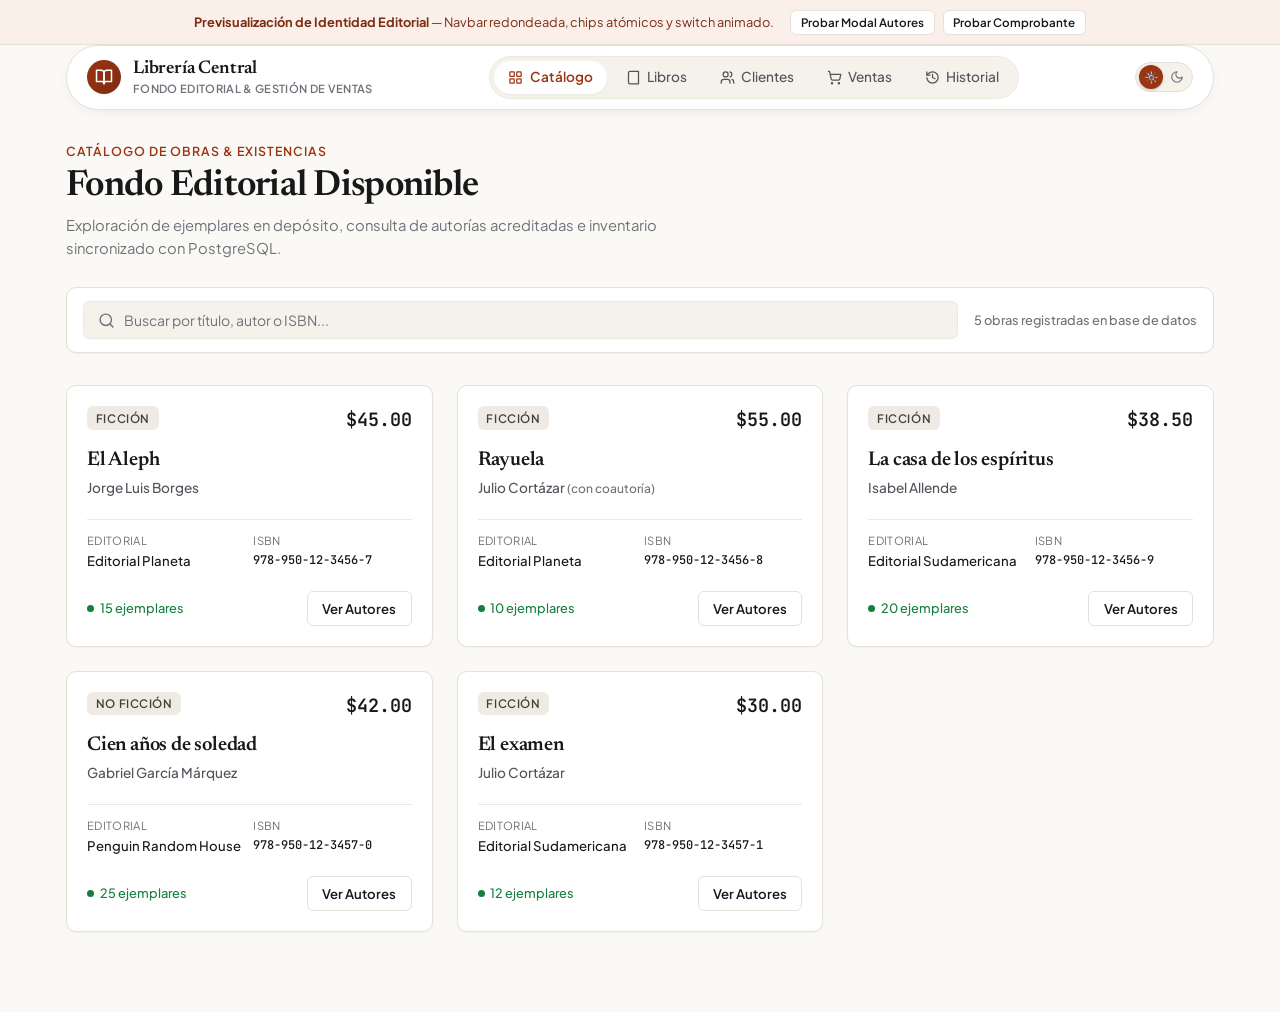
<file: design-system/components.html>
<!DOCTYPE html>
<html lang="es" data-theme="light">
<head>
  <meta charset="UTF-8">
  <meta name="viewport" content="width=device-width, initial-scale=1.0">
  <title>Mockup — Librería Central (Rediseño Editorial)</title>
  <link rel="preconnect" href="https://fonts.googleapis.com">
  <link rel="preconnect" href="https://fonts.gstatic.com" crossorigin>
  <link href="https://fonts.googleapis.com/css2?family=Newsreader:ital,opsz,wght@0,6..72,400..600;1,6..72,400&family=Plus+Jakarta+Sans:wght@400;500;600;700&family=JetBrains+Mono:wght@400;500&display=swap" rel="stylesheet">
  <link rel="stylesheet" href="tokens.css">
  <style>
    *, *::before, *::after {
      box-sizing: border-box;
      margin: 0;
      padding: 0;
    }

    html, body {
      max-width: 100%;
      overflow-x: hidden;
    }

    body {
      font-family: var(--font-sans);
      background-color: var(--color-canvas);
      color: var(--color-text-primary);
      line-height: 1.5;
      min-height: 100vh;
      display: flex;
      flex-direction: column;
      transition: background-color var(--duration-normal) ease, color var(--duration-normal) ease;
      -webkit-font-smoothing: antialiased;
      padding-bottom: 5.5rem; /* Espacio para navbar flotante móvil */
    }

    @media (min-width: 768px) {
      body {
        padding-bottom: 2rem;
      }
    }

    /* ------------------------------------------------------------------------
       Banner de Notificación del Mockup
       ------------------------------------------------------------------------ */
    .mockup-banner {
      background-color: var(--color-accent-surface);
      border-bottom: 1px solid var(--color-border);
      padding: 0.6rem 1rem;
      text-align: center;
      font-size: 0.8rem;
      color: var(--color-accent-text);
      display: flex;
      align-items: center;
      justify-content: center;
      gap: 1rem;
      flex-wrap: wrap;
    }

    .mockup-banner strong {
      font-weight: 700;
    }

    .mockup-demo-actions {
      display: inline-flex;
      gap: 0.5rem;
    }

    /* ------------------------------------------------------------------------
       Header Flotante Redondeado (Estilo Moderno Isleño)
       ------------------------------------------------------------------------ */
    .header-wrapper {
      position: sticky;
      top: 0.75rem;
      z-index: 40;
      padding: 0 1rem;
      width: 100%;
      max-width: 1180px;
      margin: 0 auto;
    }

    .app-header {
      background-color: var(--color-surface);
      border: 1px solid var(--color-border);
      border-radius: var(--radius-full);
      padding: 0.6rem 1.25rem;
      box-shadow: var(--shadow-md);
      backdrop-filter: blur(14px);
      -webkit-backdrop-filter: blur(14px);
      display: flex;
      align-items: center;
      justify-content: space-between;
      gap: 1rem;
      transition: background-color var(--duration-normal) ease, border-color var(--duration-normal) ease;
    }

    .brand-block {
      display: flex;
      align-items: center;
      gap: 0.75rem;
      text-decoration: none;
      color: inherit;
      flex-shrink: 0;
    }

    .brand-mark {
      width: 34px;
      height: 34px;
      border-radius: 50%;
      background: linear-gradient(135deg, var(--color-accent), #7C2D12);
      color: #FFFFFF;
      display: flex;
      align-items: center;
      justify-content: center;
      box-shadow: var(--shadow-sm);
      flex-shrink: 0;
    }

    [data-theme="dark"] .brand-mark {
      background: linear-gradient(135deg, var(--color-accent), #B45309);
      color: #0C0E12;
    }

    .brand-mark svg {
      width: 18px;
      height: 18px;
    }

    .brand-meta h1 {
      font-family: var(--font-serif);
      font-size: 1.15rem;
      font-weight: 600;
      letter-spacing: -0.01em;
      line-height: 1.15;
    }

    .brand-meta p {
      font-size: 0.7rem;
      color: var(--color-text-muted);
      letter-spacing: 0.03em;
      text-transform: uppercase;
      font-weight: 600;
    }

    /* Navegación Desktop */
    .desktop-nav {
      display: none;
    }

    @media (min-width: 860px) {
      .desktop-nav {
        display: flex;
        align-items: center;
        gap: 0.25rem;
        list-style: none;
        background-color: var(--color-surface-subtle);
        padding: 0.25rem;
        border-radius: var(--radius-full);
        border: 1px solid var(--color-border-subtle);
      }

      .desktop-nav .nav-link {
        padding: 0.4rem 0.9rem;
        border-radius: var(--radius-full);
        color: var(--color-text-secondary);
        text-decoration: none;
        font-size: 0.85rem;
        font-weight: 500;
        display: inline-flex;
        align-items: center;
        gap: 0.4rem;
        transition: all var(--duration-fast) var(--ease-snappy);
      }

      .desktop-nav .nav-link svg {
        width: 15px;
        height: 15px;
      }

      .desktop-nav .nav-link:hover {
        color: var(--color-text-primary);
      }

      .desktop-nav .nav-link.active {
        background-color: var(--color-surface);
        color: var(--color-accent);
        font-weight: 600;
        box-shadow: var(--shadow-sm);
      }
    }

    /* ------------------------------------------------------------------------
       Switch Animado de Modo Oscuro / Claro (Cero Emojis)
       ------------------------------------------------------------------------ */
    .theme-switch-container {
      display: flex;
      align-items: center;
      gap: 0.5rem;
      flex-shrink: 0;
    }

    .theme-switch {
      position: relative;
      width: 58px;
      height: 30px;
      border-radius: var(--radius-full);
      background-color: var(--color-surface-subtle);
      border: 1px solid var(--color-border);
      cursor: pointer;
      outline: none;
      padding: 2px;
      display: flex;
      align-items: center;
      justify-content: space-between;
      transition: background-color var(--duration-normal) ease, border-color var(--duration-normal) ease;
    }

    .theme-switch:focus-visible {
      box-shadow: 0 0 0 2px var(--color-accent);
    }

    .theme-switch-icon {
      width: 14px;
      height: 14px;
      color: var(--color-text-muted);
      display: flex;
      align-items: center;
      justify-content: center;
      z-index: 1;
      transition: color var(--duration-normal) ease;
    }

    .theme-switch-icon.sun {
      margin-left: 6px;
    }

    .theme-switch-icon.moon {
      margin-right: 6px;
    }

    .theme-switch-thumb {
      position: absolute;
      left: 3px;
      width: 24px;
      height: 24px;
      border-radius: 50%;
      background-color: var(--color-accent);
      color: #FFFFFF;
      box-shadow: 0 1px 3px rgba(0, 0, 0, 0.2);
      display: flex;
      align-items: center;
      justify-content: center;
      transition: transform 220ms var(--ease-snappy), background-color var(--duration-normal) ease, width 140ms ease;
    }

    .theme-switch-thumb svg {
      width: 13px;
      height: 13px;
    }

    .theme-switch:active .theme-switch-thumb {
      width: 28px;
    }

    [data-theme="dark"] .theme-switch-thumb {
      transform: translateX(26px);
      color: #0C0E12;
    }

    [data-theme="dark"] .theme-switch:active .theme-switch-thumb {
      transform: translateX(22px);
    }

    /* ------------------------------------------------------------------------
       Navbar Inferior Flotante en Móviles (Dock Redondeado)
       ------------------------------------------------------------------------ */
    .mobile-bottom-nav {
      position: fixed;
      bottom: 1rem;
      left: 50%;
      transform: translateX(-50%);
      width: calc(100% - 1.5rem);
      max-width: 420px;
      background-color: var(--color-surface);
      border: 1px solid var(--color-border);
      border-radius: var(--radius-full);
      padding: 0.4rem 0.6rem;
      box-shadow: var(--shadow-lg);
      backdrop-filter: blur(16px);
      -webkit-backdrop-filter: blur(16px);
      z-index: 50;
      display: flex;
      align-items: center;
      justify-content: space-around;
      list-style: none;
      transition: background-color var(--duration-normal) ease, border-color var(--duration-normal) ease;
    }

    @media (min-width: 860px) {
      .mobile-bottom-nav {
        display: none;
      }
    }

    .mobile-nav-link {
      display: flex;
      flex-direction: column;
      align-items: center;
      gap: 0.15rem;
      padding: 0.4rem 0.65rem;
      border-radius: var(--radius-full);
      color: var(--color-text-secondary);
      text-decoration: none;
      font-size: 0.675rem;
      font-weight: 500;
      transition: all var(--duration-fast) var(--ease-snappy);
    }

    .mobile-nav-link svg {
      width: 18px;
      height: 18px;
    }

    .mobile-nav-link:active {
      transform: scale(0.92);
    }

    .mobile-nav-link.active {
      background-color: var(--color-accent-surface);
      color: var(--color-accent);
      font-weight: 600;
    }

    /* ------------------------------------------------------------------------
       Contenedor Principal
       ------------------------------------------------------------------------ */
    .main-layout {
      max-width: 1180px;
      margin: 0 auto;
      padding: 2rem 1rem 3rem;
      width: 100%;
      flex: 1;
    }

    /* ------------------------------------------------------------------------
       Encabezado de Sección Editorial
       ------------------------------------------------------------------------ */
    .editorial-hero {
      margin-bottom: 1.75rem;
      display: flex;
      flex-direction: column;
      gap: 0.4rem;
    }

    .hero-pretitle {
      font-size: 0.775rem;
      text-transform: uppercase;
      letter-spacing: 0.08em;
      color: var(--color-accent);
      font-weight: 600;
    }

    .hero-title {
      font-family: var(--font-serif);
      font-size: clamp(1.6rem, 4vw, 2.25rem);
      font-weight: 600;
      letter-spacing: -0.02em;
      line-height: 1.15;
    }

    .hero-description {
      color: var(--color-text-muted);
      font-size: 0.925rem;
      max-width: 62ch;
    }

    /* ------------------------------------------------------------------------
       Barra de Búsqueda y Filtros
       ------------------------------------------------------------------------ */
    .search-panel {
      background-color: var(--color-surface);
      border: 1px solid var(--color-border);
      border-radius: var(--radius-md);
      padding: 0.85rem 1rem;
      margin-bottom: 2rem;
      box-shadow: var(--shadow-sm);
      display: flex;
      align-items: center;
      justify-content: space-between;
      gap: 1rem;
      flex-wrap: wrap;
    }

    .search-input-wrap {
      display: flex;
      align-items: center;
      gap: 0.6rem;
      background-color: var(--color-surface-subtle);
      border: 1px solid var(--color-border-subtle);
      border-radius: var(--radius-sm);
      padding: 0.55rem 0.85rem;
      flex: 1;
      min-width: 240px;
      transition: border-color var(--duration-fast) ease, box-shadow var(--duration-fast) ease;
    }

    .search-input-wrap:focus-within {
      border-color: var(--color-accent);
      box-shadow: 0 0 0 3px var(--color-accent-surface);
    }

    .search-input-wrap svg {
      width: 17px;
      height: 17px;
      color: var(--color-text-muted);
      flex-shrink: 0;
    }

    .search-input {
      border: none;
      background: transparent;
      outline: none;
      font-family: var(--font-sans);
      font-size: 0.875rem;
      color: var(--color-text-primary);
      width: 100%;
    }

    .search-input::placeholder {
      color: var(--color-text-muted);
    }

    .results-count {
      font-size: 0.8rem;
      color: var(--color-text-muted);
      white-space: nowrap;
      font-weight: 500;
    }

    /* ------------------------------------------------------------------------
       Cuadrícula del Catálogo (Cards Artesanales)
       ------------------------------------------------------------------------ */
    .catalog-grid {
      display: grid;
      grid-template-columns: repeat(auto-fill, minmax(280px, 1fr));
      gap: 1.25rem;
    }

    @media (min-width: 640px) {
      .catalog-grid {
        grid-template-columns: repeat(auto-fill, minmax(320px, 1fr));
        gap: 1.5rem;
      }
    }

    .book-card {
      background-color: var(--color-surface);
      border: 1px solid var(--color-border);
      border-radius: var(--radius-md);
      padding: 1.25rem;
      box-shadow: var(--shadow-sm);
      display: flex;
      flex-direction: column;
      justify-content: space-between;
      gap: 1.25rem;
      position: relative;
      transition: transform var(--duration-normal) var(--ease-snappy),
                  box-shadow var(--duration-normal) var(--ease-snappy),
                  border-color var(--duration-normal) ease;
    }

    .book-card:hover {
      transform: translateY(-2px);
      box-shadow: var(--shadow-md);
      border-color: var(--color-border);
    }

    .book-header {
      display: flex;
      align-items: flex-start;
      justify-content: space-between;
      gap: 0.75rem;
    }

    .genre-tag {
      font-size: 0.725rem;
      font-weight: 600;
      text-transform: uppercase;
      letter-spacing: 0.05em;
      padding: 0.2rem 0.55rem;
      border-radius: var(--radius-sm);
      background-color: var(--color-badge-bg);
      color: var(--color-badge-text);
    }

    .price-tag {
      font-family: var(--font-mono);
      font-size: 1.15rem;
      font-weight: 600;
      color: var(--color-text-primary);
    }

    .book-main {
      display: flex;
      flex-direction: column;
      gap: 0.35rem;
    }

    .book-title {
      font-family: var(--font-serif);
      font-size: 1.25rem;
      font-weight: 600;
      line-height: 1.25;
      color: var(--color-text-primary);
      letter-spacing: -0.01em;
    }

    .book-author-lead {
      font-size: 0.85rem;
      color: var(--color-text-secondary);
      font-weight: 500;
    }

    .book-meta-grid {
      display: grid;
      grid-template-columns: 1fr 1fr;
      gap: 0.5rem;
      padding-top: 0.75rem;
      border-top: 1px solid var(--color-border-subtle);
      font-size: 0.8rem;
    }

    .meta-item {
      display: flex;
      flex-direction: column;
      gap: 0.15rem;
    }

    .meta-label {
      color: var(--color-text-muted);
      font-size: 0.7rem;
      text-transform: uppercase;
      letter-spacing: 0.03em;
    }

    .meta-value {
      font-weight: 500;
      color: var(--color-text-primary);
      font-size: 0.825rem;
    }

    .meta-isbn {
      font-family: var(--font-mono);
      font-size: 0.75rem;
    }

    .stock-pill {
      display: inline-flex;
      align-items: center;
      gap: 0.35rem;
      font-size: 0.8rem;
      font-weight: 500;
      color: var(--color-success);
    }

    .stock-dot {
      width: 7px;
      height: 7px;
      border-radius: 50%;
      background-color: currentColor;
    }

    .book-footer {
      display: flex;
      align-items: center;
      justify-content: space-between;
      gap: 0.75rem;
      margin-top: auto;
    }

    /* ------------------------------------------------------------------------
       Botones Táctiles
       ------------------------------------------------------------------------ */
    .btn {
      font-family: var(--font-sans);
      font-size: 0.825rem;
      font-weight: 600;
      padding: 0.5rem 0.9rem;
      border-radius: var(--radius-sm);
      border: 1px solid transparent;
      cursor: pointer;
      display: inline-flex;
      align-items: center;
      justify-content: center;
      gap: 0.4rem;
      transition: transform var(--duration-fast) var(--ease-snappy),
                  background-color var(--duration-fast) ease,
                  box-shadow var(--duration-fast) ease;
      text-decoration: none;
      outline: none;
    }

    .btn:active {
      transform: scale(0.97);
    }

    .btn-primary {
      background-color: var(--color-accent);
      color: #FFFFFF;
      box-shadow: 0 1px 2px rgba(0, 0, 0, 0.08);
    }

    [data-theme="dark"] .btn-primary {
      color: #0C0E12;
    }

    .btn-primary:hover {
      background-color: var(--color-accent-hover);
    }

    .btn-secondary {
      background-color: var(--color-surface);
      color: var(--color-text-primary);
      border-color: var(--color-border);
    }

    .btn-secondary:hover {
      background-color: var(--color-surface-subtle);
      border-color: var(--color-border);
    }

    .btn-ghost {
      background: none;
      border: none;
      color: var(--color-text-secondary);
      padding: 0.45rem;
      border-radius: var(--radius-sm);
      cursor: pointer;
      display: flex;
      align-items: center;
      justify-content: center;
    }

    .btn-ghost:hover {
      background-color: var(--color-surface-subtle);
      color: var(--color-text-primary);
    }

    /* ------------------------------------------------------------------------
       Modales Nativos (<dialog>) - Chips Atómicos para Subtítulos
       ------------------------------------------------------------------------ */
    dialog.app-modal:not([open]) {
      display: none !important;
    }

    dialog.app-modal[open] {
      position: fixed !important;
      inset: 0 !important;
      margin: auto !important;
      max-width: 580px;
      width: min(92vw, 580px);
      max-height: 85vh;
      border: 1px solid var(--color-border);
      border-radius: var(--radius-lg);
      padding: 0;
      background-color: var(--color-surface-elevated);
      color: var(--color-text-primary);
      box-shadow: var(--shadow-modal);
      overflow: hidden;
      display: flex;
      flex-direction: column;
      z-index: 1000;
      animation: modalEntrance var(--duration-normal) var(--ease-snappy);
    }

    @keyframes modalEntrance {
      from {
        opacity: 0;
        transform: scale(0.96) translateY(8px);
      }
      to {
        opacity: 1;
        transform: scale(1) translateY(0);
      }
    }

    dialog.app-modal::backdrop {
      background-color: rgba(12, 14, 18, 0.65);
      backdrop-filter: blur(6px);
      -webkit-backdrop-filter: blur(6px);
    }

    .modal-head {
      padding: 1.25rem 1.5rem;
      border-bottom: 1px solid var(--color-border);
      display: flex;
      align-items: flex-start;
      justify-content: space-between;
      gap: 1rem;
      background-color: var(--color-surface-subtle);
    }

    .modal-title-group {
      display: flex;
      flex-direction: column;
      gap: 0.45rem;
      flex: 1;
    }

    .modal-head h3 {
      font-family: var(--font-serif);
      font-size: 1.4rem;
      font-weight: 600;
      line-height: 1.2;
    }

    /* Chips Atómicos de Metadatos (Evitan cortes de oraciones incómodos) */
    .modal-meta-pills {
      display: flex;
      flex-wrap: wrap;
      gap: 0.4rem;
      align-items: center;
    }

    .meta-pill {
      display: inline-flex;
      align-items: center;
      gap: 0.35rem;
      font-size: 0.75rem;
      font-weight: 500;
      padding: 0.2rem 0.55rem;
      border-radius: var(--radius-full);
      background-color: var(--color-surface);
      border: 1px solid var(--color-border);
      color: var(--color-text-secondary);
      white-space: nowrap;
    }

    .meta-pill svg {
      width: 12px;
      height: 12px;
      color: var(--color-text-muted);
    }

    .meta-pill.isbn-pill {
      font-family: var(--font-mono);
      font-size: 0.725rem;
    }

    .meta-pill.stock-pill-modal {
      color: var(--color-success);
      background-color: var(--color-success-bg);
      border-color: transparent;
      font-weight: 600;
    }

    .modal-body {
      padding: 1.5rem;
      overflow-y: auto;
      display: flex;
      flex-direction: column;
      gap: 1.25rem;
    }

    .editorial-section-title {
      font-size: 0.775rem;
      text-transform: uppercase;
      letter-spacing: 0.06em;
      color: var(--color-text-muted);
      font-weight: 600;
      display: flex;
      align-items: center;
      gap: 0.5rem;
    }

    .editorial-section-title::after {
      content: "";
      flex: 1;
      height: 1px;
      background-color: var(--color-border-subtle);
    }

    .author-table {
      width: 100%;
      border-collapse: collapse;
      font-size: 0.85rem;
    }

    .author-table th {
      text-align: left;
      font-size: 0.7rem;
      text-transform: uppercase;
      letter-spacing: 0.04em;
      color: var(--color-text-muted);
      padding: 0.5rem 0.65rem;
      border-bottom: 1px solid var(--color-border);
      font-weight: 600;
    }

    .author-table td {
      padding: 0.7rem 0.65rem;
      border-bottom: 1px solid var(--color-border-subtle);
    }

    .author-table tr:last-child td {
      border-bottom: none;
    }

    .role-badge {
      display: inline-flex;
      align-items: center;
      font-size: 0.725rem;
      font-weight: 600;
      padding: 0.15rem 0.5rem;
      border-radius: var(--radius-sm);
      background-color: var(--color-accent-surface);
      color: var(--color-accent-text);
    }

    .country-pill {
      display: inline-flex;
      align-items: center;
      font-size: 0.725rem;
      padding: 0.15rem 0.5rem;
      border-radius: var(--radius-sm);
      background-color: var(--color-badge-bg);
      color: var(--color-badge-text);
    }

    .modal-footer {
      padding: 0.85rem 1.5rem;
      border-top: 1px solid var(--color-border);
      display: flex;
      align-items: center;
      justify-content: space-between;
      background-color: var(--color-surface-subtle);
    }

    .modal-tip {
      font-size: 0.75rem;
      color: var(--color-text-muted);
    }

    .modal-tip kbd {
      background: var(--color-surface);
      border: 1px solid var(--color-border);
      border-radius: 4px;
      padding: 0.1rem 0.35rem;
      font-family: var(--font-mono);
      font-size: 0.7rem;
    }
  </style>
</head>
<body>

  <!-- Barra Superior de Notificación del Mockup -->
  <aside class="mockup-banner">
    <div>
      <strong>Previsualización de Identidad Editorial</strong> — Navbar redondeada, chips atómicos y switch animado.
    </div>
    <div class="mockup-demo-actions">
      <button class="btn btn-secondary" style="padding: 0.25rem 0.6rem; font-size: 0.725rem;" onclick="openAuthorModal('Rayuela', '978-950-12-3456-8', 'Editorial Planeta', 10, [{orden: 1, autor: 'Julio Cortázar', rol: 'Autor principal', pais: 'Argentina'}, {orden: 2, autor: 'Jorge Luis Borges', rol: 'Coautor', pais: 'Argentina'}])">
        Probar Modal Autores
      </button>
      <button class="btn btn-secondary" style="padding: 0.25rem 0.6rem; font-size: 0.725rem;" onclick="openSaleModal('Venta #1', '10/11/2026', 'Juan Pérez', '$145.00', [{libro: 'Rayuela', cant: 2, subtotal: '$110.00'}, {libro: 'El Aleph', cant: 1, subtotal: '$45.00'}])">
        Probar Comprobante
      </button>
    </div>
  </aside>

  <!-- Header Flotante Isleño (Redondeado) -->
  <div class="header-wrapper">
    <header class="app-header">
      <a href="#catalogo" class="brand-block">
        <div class="brand-mark">
          <!-- Lucide BookOpen SVG -->
          <svg viewBox="0 0 24 24" fill="none" stroke="currentColor" stroke-width="2" stroke-linecap="round" stroke-linejoin="round">
            <path d="M2 3h6a4 4 0 0 1 4 4v14a3 3 0 0 0-3-3H2z"></path>
            <path d="M22 3h-6a4 4 0 0 0-4 4v14a3 3 0 0 1 3-3h7z"></path>
          </svg>
        </div>
        <div class="brand-meta">
          <h1 data-brand-name>Librería Central</h1>
          <p data-brand-tagline>Fondo Editorial & Ventas</p>
        </div>
      </a>

      <!-- Navegación Desktop Redondeada -->
      <nav class="desktop-nav" aria-label="Navegación principal">
        <a href="#catalogo" class="nav-link active">
          <svg viewBox="0 0 24 24" fill="none" stroke="currentColor" stroke-width="2" stroke-linecap="round" stroke-linejoin="round">
            <rect width="7" height="7" x="3" y="3" rx="1"></rect>
            <rect width="7" height="7" x="14" y="3" rx="1"></rect>
            <rect width="7" height="7" x="14" y="14" rx="1"></rect>
            <rect width="7" height="7" x="3" y="14" rx="1"></rect>
          </svg>
          Catálogo
        </a>
        <a href="#libros" class="nav-link">
          <svg viewBox="0 0 24 24" fill="none" stroke="currentColor" stroke-width="2" stroke-linecap="round" stroke-linejoin="round">
            <path d="M4 19.5v-15A2.5 2.5 0 0 1 6.5 2H20v20H6.5a2.5 2.5 0 0 1-2.5-2.5Z"></path>
          </svg>
          Libros
        </a>
        <a href="#clientes" class="nav-link">
          <svg viewBox="0 0 24 24" fill="none" stroke="currentColor" stroke-width="2" stroke-linecap="round" stroke-linejoin="round">
            <path d="M16 21v-2a4 4 0 0 0-4-4H6a4 4 0 0 0-4 4v2"></path>
            <circle cx="9" cy="7" r="4"></circle>
            <path d="M22 21v-2a4 4 0 0 0-3-3.87"></path>
            <path d="M16 3.13a4 4 0 0 1 0 7.75"></path>
          </svg>
          Clientes
        </a>
        <a href="#ventas" class="nav-link">
          <svg viewBox="0 0 24 24" fill="none" stroke="currentColor" stroke-width="2" stroke-linecap="round" stroke-linejoin="round">
            <circle cx="8" cy="21" r="1"></circle>
            <circle cx="19" cy="21" r="1"></circle>
            <path d="M2.05 2.05h2l2.66 12.42a2 2 0 0 0 2 1.58h9.78a2 2 0 0 0 1.95-1.57l1.65-7.43H5.12"></path>
          </svg>
          Ventas
        </a>
        <a href="#historial" class="nav-link">
          <svg viewBox="0 0 24 24" fill="none" stroke="currentColor" stroke-width="2" stroke-linecap="round" stroke-linejoin="round">
            <path d="M3 12a9 9 0 1 0 9-9 9.75 9.75 0 0 0-6.74 2.74L3 8"></path>
            <path d="M3 3v5h5"></path>
            <path d="M12 7v5l4 2"></path>
          </svg>
          Historial
        </a>
      </nav>

      <!-- Switch Animado de Tema (Lucide Sun/Moon) -->
      <div class="theme-switch-container">
        <button class="theme-switch" id="themeSwitch" role="switch" aria-checked="false" onclick="toggleTheme()" aria-label="Cambiar tema claro u oscuro">
          <span class="theme-switch-icon sun" aria-hidden="true">
            <!-- Sun -->
            <svg viewBox="0 0 24 24" fill="none" stroke="currentColor" stroke-width="2" stroke-linecap="round" stroke-linejoin="round">
              <circle cx="12" cy="12" r="4"></circle>
              <path d="M12 2v2"></path>
              <path d="M12 20v2"></path>
              <path d="m4.93 4.93 1.41 1.41"></path>
              <path d="m17.66 17.66 1.41 1.41"></path>
              <path d="M2 12h2"></path>
              <path d="M20 12h2"></path>
              <path d="m6.34 17.66-1.41 1.41"></path>
              <path d="m19.07 4.93-1.41 1.41"></path>
            </svg>
          </span>
          <span class="theme-switch-icon moon" aria-hidden="true">
            <!-- Moon -->
            <svg viewBox="0 0 24 24" fill="none" stroke="currentColor" stroke-width="2" stroke-linecap="round" stroke-linejoin="round">
              <path d="M12 3a6 6 0 0 0 9 9 9 9 0 1 1-9-9Z"></path>
            </svg>
          </span>
          <span class="theme-switch-thumb" id="switchThumb">
            <!-- Lucide Dynamic Icon -->
            <svg id="thumbIcon" viewBox="0 0 24 24" fill="none" stroke="currentColor" stroke-width="2" stroke-linecap="round" stroke-linejoin="round">
              <circle cx="12" cy="12" r="4"></circle>
              <path d="M12 2v2"></path>
              <path d="M12 20v2"></path>
              <path d="m4.93 4.93 1.41 1.41"></path>
              <path d="m17.66 17.66 1.41 1.41"></path>
              <path d="M2 12h2"></path>
              <path d="M20 12h2"></path>
            </svg>
          </span>
        </button>
      </div>
    </header>
  </div>

  <!-- Contenido Principal: Catálogo Editorial -->
  <main class="main-layout">
    <section class="editorial-hero">
      <span class="hero-pretitle">Catálogo de Obras & Existencias</span>
      <h2 class="hero-title">Fondo Editorial Disponible</h2>
      <p class="hero-description">
        Exploración de ejemplares en depósito, consulta de autorías acreditadas e inventario sincronizado con PostgreSQL.
      </p>
    </section>

    <!-- Barra de Búsqueda -->
    <div class="search-panel">
      <div class="search-input-wrap">
        <!-- Lucide Search SVG -->
        <svg viewBox="0 0 24 24" fill="none" stroke="currentColor" stroke-width="2" stroke-linecap="round" stroke-linejoin="round">
          <circle cx="11" cy="11" r="8"></circle>
          <line x1="21" y1="21" x2="16.65" y2="16.65"></line>
        </svg>
        <input type="text" id="searchInput" class="search-input" placeholder="Buscar por título, autor o ISBN..." oninput="filterBooks(this.value)">
      </div>
      <span class="results-count" id="resultsCount">5 obras registradas en base de datos</span>
    </div>

    <!-- Grilla de Libros (Datos Inyectados por Seed) -->
    <div class="catalog-grid" id="booksGrid">
      
      <!-- Libro 1: El Aleph -->
      <article class="book-card" data-title="El Aleph" data-author="Jorge Luis Borges">
        <div>
          <div class="book-header">
            <span class="genre-tag">Ficción</span>
            <span class="price-tag">$45.00</span>
          </div>
          <div class="book-main" style="margin-top: 0.85rem;">
            <h3 class="book-title">El Aleph</h3>
            <p class="book-author-lead">Jorge Luis Borges</p>
          </div>
        </div>

        <div class="book-meta-grid">
          <div class="meta-item">
            <span class="meta-label">Editorial</span>
            <span class="meta-value">Editorial Planeta</span>
          </div>
          <div class="meta-item">
            <span class="meta-label">ISBN</span>
            <span class="meta-value meta-isbn">978-950-12-3456-7</span>
          </div>
        </div>

        <div class="book-footer">
          <span class="stock-pill">
            <span class="stock-dot"></span> 15 ejemplares
          </span>
          <button class="btn btn-secondary" onclick="openAuthorModal('El Aleph', '978-950-12-3456-7', 'Editorial Planeta', 15, [{orden: 1, autor: 'Jorge Luis Borges', rol: 'Autor principal', pais: 'Argentina'}])">
            Ver Autores
          </button>
        </div>
      </article>

      <!-- Libro 2: Rayuela -->
      <article class="book-card" data-title="Rayuela" data-author="Julio Cortázar">
        <div>
          <div class="book-header">
            <span class="genre-tag">Ficción</span>
            <span class="price-tag">$55.00</span>
          </div>
          <div class="book-main" style="margin-top: 0.85rem;">
            <h3 class="book-title">Rayuela</h3>
            <p class="book-author-lead">Julio Cortázar <span style="font-size: 0.75rem; color: var(--color-text-muted);">(con coautoría)</span></p>
          </div>
        </div>

        <div class="book-meta-grid">
          <div class="meta-item">
            <span class="meta-label">Editorial</span>
            <span class="meta-value">Editorial Planeta</span>
          </div>
          <div class="meta-item">
            <span class="meta-label">ISBN</span>
            <span class="meta-value meta-isbn">978-950-12-3456-8</span>
          </div>
        </div>

        <div class="book-footer">
          <span class="stock-pill">
            <span class="stock-dot"></span> 10 ejemplares
          </span>
          <button class="btn btn-secondary" onclick="openAuthorModal('Rayuela', '978-950-12-3456-8', 'Editorial Planeta', 10, [{orden: 1, autor: 'Julio Cortázar', rol: 'Autor principal', pais: 'Argentina'}, {orden: 2, autor: 'Jorge Luis Borges', rol: 'Coautor', pais: 'Argentina'}])">
            Ver Autores
          </button>
        </div>
      </article>

      <!-- Libro 3: La casa de los espíritus -->
      <article class="book-card" data-title="La casa de los espíritus" data-author="Isabel Allende">
        <div>
          <div class="book-header">
            <span class="genre-tag">Ficción</span>
            <span class="price-tag">$38.50</span>
          </div>
          <div class="book-main" style="margin-top: 0.85rem;">
            <h3 class="book-title">La casa de los espíritus</h3>
            <p class="book-author-lead">Isabel Allende</p>
          </div>
        </div>

        <div class="book-meta-grid">
          <div class="meta-item">
            <span class="meta-label">Editorial</span>
            <span class="meta-value">Editorial Sudamericana</span>
          </div>
          <div class="meta-item">
            <span class="meta-label">ISBN</span>
            <span class="meta-value meta-isbn">978-950-12-3456-9</span>
          </div>
        </div>

        <div class="book-footer">
          <span class="stock-pill">
            <span class="stock-dot"></span> 20 ejemplares
          </span>
          <button class="btn btn-secondary" onclick="openAuthorModal('La casa de los espíritus', '978-950-12-3456-9', 'Editorial Sudamericana', 20, [{orden: 1, autor: 'Isabel Allende', rol: 'Autor principal', pais: 'Chile'}])">
            Ver Autores
          </button>
        </div>
      </article>

      <!-- Libro 4: Cien años de soledad -->
      <article class="book-card" data-title="Cien años de soledad" data-author="Gabriel García Márquez">
        <div>
          <div class="book-header">
            <span class="genre-tag">No Ficción</span>
            <span class="price-tag">$42.00</span>
          </div>
          <div class="book-main" style="margin-top: 0.85rem;">
            <h3 class="book-title">Cien años de soledad</h3>
            <p class="book-author-lead">Gabriel García Márquez</p>
          </div>
        </div>

        <div class="book-meta-grid">
          <div class="meta-item">
            <span class="meta-label">Editorial</span>
            <span class="meta-value">Penguin Random House</span>
          </div>
          <div class="meta-item">
            <span class="meta-label">ISBN</span>
            <span class="meta-value meta-isbn">978-950-12-3457-0</span>
          </div>
        </div>

        <div class="book-footer">
          <span class="stock-pill">
            <span class="stock-dot"></span> 25 ejemplares
          </span>
          <button class="btn btn-secondary" onclick="openAuthorModal('Cien años de soledad', '978-950-12-3457-0', 'Penguin Random House', 25, [{orden: 1, autor: 'Gabriel García Márquez', rol: 'Autor principal', pais: 'Colombia'}])">
            Ver Autores
          </button>
        </div>
      </article>

      <!-- Libro 5: El examen -->
      <article class="book-card" data-title="El examen" data-author="Julio Cortázar">
        <div>
          <div class="book-header">
            <span class="genre-tag">Ficción</span>
            <span class="price-tag">$30.00</span>
          </div>
          <div class="book-main" style="margin-top: 0.85rem;">
            <h3 class="book-title">El examen</h3>
            <p class="book-author-lead">Julio Cortázar</p>
          </div>
        </div>

        <div class="book-meta-grid">
          <div class="meta-item">
            <span class="meta-label">Editorial</span>
            <span class="meta-value">Editorial Sudamericana</span>
          </div>
          <div class="meta-item">
            <span class="meta-label">ISBN</span>
            <span class="meta-value meta-isbn">978-950-12-3457-1</span>
          </div>
        </div>

        <div class="book-footer">
          <span class="stock-pill">
            <span class="stock-dot"></span> 12 ejemplares
          </span>
          <button class="btn btn-secondary" onclick="openAuthorModal('El examen', '978-950-12-3457-1', 'Editorial Sudamericana', 12, [{orden: 1, autor: 'Julio Cortázar', rol: 'Autor principal', pais: 'Argentina'}])">
            Ver Autores
          </button>
        </div>
      </article>

    </div>
  </main>

  <!-- Navbar Inferior Flotante Móvil (Dock Redondeado) -->
  <nav class="mobile-bottom-nav" aria-label="Navegación móvil">
    <a href="#catalogo" class="mobile-nav-link active">
      <svg viewBox="0 0 24 24" fill="none" stroke="currentColor" stroke-width="2" stroke-linecap="round" stroke-linejoin="round">
        <rect width="7" height="7" x="3" y="3" rx="1"></rect>
        <rect width="7" height="7" x="14" y="3" rx="1"></rect>
        <rect width="7" height="7" x="14" y="14" rx="1"></rect>
        <rect width="7" height="7" x="3" y="14" rx="1"></rect>
      </svg>
      <span>Catálogo</span>
    </a>
    <a href="#libros" class="mobile-nav-link">
      <svg viewBox="0 0 24 24" fill="none" stroke="currentColor" stroke-width="2" stroke-linecap="round" stroke-linejoin="round">
        <path d="M4 19.5v-15A2.5 2.5 0 0 1 6.5 2H20v20H6.5a2.5 2.5 0 0 1-2.5-2.5Z"></path>
      </svg>
      <span>Libros</span>
    </a>
    <a href="#clientes" class="mobile-nav-link">
      <svg viewBox="0 0 24 24" fill="none" stroke="currentColor" stroke-width="2" stroke-linecap="round" stroke-linejoin="round">
        <path d="M16 21v-2a4 4 0 0 0-4-4H6a4 4 0 0 0-4 4v2"></path>
        <circle cx="9" cy="7" r="4"></circle>
      </svg>
      <span>Clientes</span>
    </a>
    <a href="#ventas" class="mobile-nav-link">
      <svg viewBox="0 0 24 24" fill="none" stroke="currentColor" stroke-width="2" stroke-linecap="round" stroke-linejoin="round">
        <circle cx="8" cy="21" r="1"></circle>
        <circle cx="19" cy="21" r="1"></circle>
        <path d="M2.05 2.05h2l2.66 12.42a2 2 0 0 0 2 1.58h9.78a2 2 0 0 0 1.95-1.57l1.65-7.43H5.12"></path>
      </svg>
      <span>Ventas</span>
    </a>
    <a href="#historial" class="mobile-nav-link">
      <svg viewBox="0 0 24 24" fill="none" stroke="currentColor" stroke-width="2" stroke-linecap="round" stroke-linejoin="round">
        <path d="M3 12a9 9 0 1 0 9-9 9.75 9.75 0 0 0-6.74 2.74L3 8"></path>
        <path d="M3 3v5h5"></path>
      </svg>
      <span>Historial</span>
    </a>
  </nav>

  <!-- Modal Nativo: Detalle de Autorías con Chips Atómicos -->
  <dialog id="modalAutorias" class="app-modal" aria-labelledby="modalTitulo">
    <div class="modal-head">
      <div class="modal-title-group">
        <h3 id="modalTitulo">Rayuela</h3>
        <!-- Chips atómicos que nunca parten oraciones a la mitad -->
        <div class="modal-meta-pills" id="modalMetaPills">
          <span class="meta-pill isbn-pill">
            <svg viewBox="0 0 24 24" fill="none" stroke="currentColor" stroke-width="2" stroke-linecap="round" stroke-linejoin="round">
              <path d="M4 19.5v-15A2.5 2.5 0 0 1 6.5 2H20v20H6.5a2.5 2.5 0 0 1-2.5-2.5Z"></path>
            </svg>
            <span id="modalMetaIsbn">ISBN 978-950-12-3456-8</span>
          </span>
          <span class="meta-pill">
            <svg viewBox="0 0 24 24" fill="none" stroke="currentColor" stroke-width="2" stroke-linecap="round" stroke-linejoin="round">
              <rect width="18" height="18" x="3" y="3" rx="2"></rect>
              <path d="M3 9h18"></path>
            </svg>
            <span id="modalMetaEditorial">Editorial Planeta</span>
          </span>
          <span class="meta-pill stock-pill-modal">
            <span class="stock-dot"></span>
            <span id="modalMetaStock">10 ejemplares en depósito</span>
          </span>
        </div>
      </div>
      <button class="btn-ghost" onclick="closeAuthorModal()" aria-label="Cerrar modal">
        <svg width="20" height="20" viewBox="0 0 24 24" fill="none" stroke="currentColor" stroke-width="2" stroke-linecap="round" stroke-linejoin="round">
          <line x1="18" y1="6" x2="6" y2="18"></line>
          <line x1="6" y1="6" x2="18" y2="18"></line>
        </svg>
      </button>
    </div>

    <div class="modal-body">
      <div class="editorial-section-title">Equipo Editorial y Créditos Acreditados</div>

      <table class="author-table">
        <thead>
          <tr>
            <th style="width: 48px;">Orden</th>
            <th>Autor / Creador</th>
            <th>Rol Acreditado</th>
            <th style="text-align: right;">Nacionalidad</th>
          </tr>
        </thead>
        <tbody id="modalTableBody">
          <!-- Inyectado dinámicamente -->
        </tbody>
      </table>
    </div>

    <div class="modal-footer">
      <span class="modal-tip">Presiona <kbd>Esc</kbd> o toca afuera para cerrar</span>
      <button class="btn btn-secondary" onclick="closeAuthorModal()">Cerrar</button>
    </div>
  </dialog>

  <!-- Modal Nativo: Comprobante de Venta -->
  <dialog id="modalVenta" class="app-modal" aria-labelledby="modalVentaTitulo">
    <div class="modal-head">
      <div class="modal-title-group">
        <h3 id="modalVentaTitulo">Comprobante de Venta #1</h3>
        <div class="modal-meta-pills">
          <span class="meta-pill" id="modalVentaFecha">
            <svg viewBox="0 0 24 24" fill="none" stroke="currentColor" stroke-width="2" stroke-linecap="round" stroke-linejoin="round">
              <rect width="18" height="18" x="3" y="4" rx="2" ry="2"></rect>
              <line x1="16" y1="2" x2="16" y2="6"></line>
              <line x1="8" y1="2" x2="8" y2="6"></line>
              <line x1="3" y1="10" x2="21" y2="10"></line>
            </svg>
            10/11/2026
          </span>
          <span class="meta-pill" id="modalVentaCliente">
            <svg viewBox="0 0 24 24" fill="none" stroke="currentColor" stroke-width="2" stroke-linecap="round" stroke-linejoin="round">
              <path d="M19 21v-2a4 4 0 0 0-4-4H9a4 4 0 0 0-4 4v2"></path>
              <circle cx="12" cy="7" r="4"></circle>
            </svg>
            Cliente: Juan Pérez
          </span>
        </div>
      </div>
      <button class="btn-ghost" onclick="closeSaleModal()" aria-label="Cerrar modal">
        <svg width="20" height="20" viewBox="0 0 24 24" fill="none" stroke="currentColor" stroke-width="2" stroke-linecap="round" stroke-linejoin="round">
          <line x1="18" y1="6" x2="6" y2="18"></line>
          <line x1="6" y1="6" x2="18" y2="18"></line>
        </svg>
      </button>
    </div>

    <div class="modal-body">
      <div class="editorial-section-title">Detalle de Renglones Facturados</div>

      <table class="author-table">
        <thead>
          <tr>
            <th>Ejemplar</th>
            <th style="text-align: center;">Cantidad</th>
            <th style="text-align: right;">Subtotal</th>
          </tr>
        </thead>
        <tbody id="modalVentaTableBody">
          <!-- Inyectado dinámicamente -->
        </tbody>
      </table>

      <div style="display: flex; justify-content: space-between; align-items: center; padding-top: 1rem; border-top: 1px solid var(--color-border);">
        <span style="font-weight: 600; font-size: 0.95rem;">Total Liquidado:</span>
        <span id="modalVentaTotal" style="font-family: var(--font-mono); font-size: 1.35rem; font-weight: 700; color: var(--color-accent);">$145.00</span>
      </div>
    </div>

    <div class="modal-footer">
      <span class="modal-tip">Comprobante inmutable</span>
      <button class="btn btn-primary" onclick="closeSaleModal()">Entendido</button>
    </div>
  </dialog>

  <script src="brand.js"></script>
  <script>
    // Gestión del Tema con Switch Animado
    function toggleTheme() {
      const html = document.documentElement;
      const current = html.getAttribute('data-theme') || 'light';
      const next = current === 'light' ? 'dark' : 'light';
      html.setAttribute('data-theme', next);
      
      const themeSwitch = document.getElementById('themeSwitch');
      const thumbIcon = document.getElementById('thumbIcon');
      
      if (next === 'dark') {
        themeSwitch.setAttribute('aria-checked', 'true');
        // Moon Icon in Thumb
        thumbIcon.innerHTML = '<path d="M12 3a6 6 0 0 0 9 9 9 9 0 1 1-9-9Z"></path>';
      } else {
        themeSwitch.setAttribute('aria-checked', 'false');
        // Sun Icon in Thumb
        thumbIcon.innerHTML = `
          <circle cx="12" cy="12" r="4"></circle>
          <path d="M12 2v2"></path>
          <path d="M12 20v2"></path>
          <path d="m4.93 4.93 1.41 1.41"></path>
          <path d="m17.66 17.66 1.41 1.41"></path>
          <path d="M2 12h2"></path>
          <path d="M20 12h2"></path>
        `;
      }
    }

    // Modal de Autores con Chips Atómicos
    const modalAutorias = document.getElementById('modalAutorias');
    
    function openAuthorModal(title, isbn, publisher, stock, authors) {
      document.getElementById('modalTitulo').textContent = title;
      document.getElementById('modalMetaIsbn').textContent = `ISBN ${isbn}`;
      document.getElementById('modalMetaEditorial').textContent = publisher;
      document.getElementById('modalMetaStock').textContent = `${stock} ejemplares en depósito`;
      
      const tbody = document.getElementById('modalTableBody');
      tbody.innerHTML = '';
      
      authors.forEach(a => {
        const tr = document.createElement('tr');
        tr.innerHTML = `
          <td style="font-family: var(--font-mono); font-weight: 600; color: var(--color-text-muted);">#${a.orden}</td>
          <td style="font-weight: 600;">${a.autor}</td>
          <td><span class="role-badge">${a.rol}</span></td>
          <td style="text-align: right;"><span class="country-pill">${a.pais}</span></td>
        `;
        tbody.appendChild(tr);
      });
      
      modalAutorias.showModal();
    }

    function closeAuthorModal() {
      modalAutorias.close();
    }

    // Modal de Venta
    const modalVenta = document.getElementById('modalVenta');
    
    function openSaleModal(title, date, client, total, items) {
      document.getElementById('modalVentaTitulo').textContent = title;
      document.getElementById('modalVentaFecha').innerHTML = `
        <svg viewBox="0 0 24 24" fill="none" stroke="currentColor" stroke-width="2" stroke-linecap="round" stroke-linejoin="round" style="width:12px;height:12px;color:var(--color-text-muted);">
          <rect width="18" height="18" x="3" y="4" rx="2" ry="2"></rect>
          <line x1="16" y1="2" x2="16" y2="6"></line>
          <line x1="8" y1="2" x2="8" y2="6"></line>
          <line x1="3" y1="10" x2="21" y2="10"></line>
        </svg>
        ${date}
      `;
      document.getElementById('modalVentaCliente').innerHTML = `
        <svg viewBox="0 0 24 24" fill="none" stroke="currentColor" stroke-width="2" stroke-linecap="round" stroke-linejoin="round" style="width:12px;height:12px;color:var(--color-text-muted);">
          <path d="M19 21v-2a4 4 0 0 0-4-4H9a4 4 0 0 0-4 4v2"></path>
          <circle cx="12" cy="7" r="4"></circle>
        </svg>
        Cliente: ${client}
      `;
      document.getElementById('modalVentaTotal').textContent = total;
      
      const tbody = document.getElementById('modalVentaTableBody');
      tbody.innerHTML = '';
      
      items.forEach(it => {
        const tr = document.createElement('tr');
        tr.innerHTML = `
          <td style="font-weight: 500;">${it.libro}</td>
          <td style="text-align: center; font-family: var(--font-mono);">${it.cant} u.</td>
          <td style="text-align: right; font-family: var(--font-mono); font-weight: 600;">${it.subtotal}</td>
        `;
        tbody.appendChild(tr);
      });
      
      modalVenta.showModal();
    }

    function closeSaleModal() {
      modalVenta.close();
    }

    // Cierre al cliquear el backdrop
    [modalAutorias, modalVenta].forEach(m => {
      m.addEventListener('click', (e) => {
        const rect = m.getBoundingClientRect();
        const isInDialog = (
          rect.top <= e.clientY &&
          e.clientY <= rect.top + rect.height &&
          rect.left <= e.clientX &&
          e.clientX <= rect.left + rect.width
        );
        if (!isInDialog) {
          m.close();
        }
      });
    });

    // Filtro interactivo en vivo
    function filterBooks(query) {
      const q = query.toLowerCase().trim();
      const cards = document.querySelectorAll('.book-card');
      let visible = 0;
      cards.forEach(card => {
        const title = (card.getAttribute('data-title') || '').toLowerCase();
        const author = (card.getAttribute('data-author') || '').toLowerCase();
        if (title.includes(q) || author.includes(q)) {
          card.style.display = '';
          visible++;
        } else {
          card.style.display = 'none';
        }
      });
      document.getElementById('resultsCount').textContent = `${visible} obras encontradas`;
    }
  </script>
</body>
</html>
</file>
<file: design-system/tokens.css>
/* ==========================================================================
   Design Tokens - Librería Central
   Anti-slop, Editorial Identity, Emil Kowalski Craft
   ========================================================================== */

:root {
  /* Tipografía */
  --font-serif: "Newsreader", "Charter", "Iowan Old Style", "Palatino", serif;
  --font-sans: "Plus Jakarta Sans", -apple-system, BlinkMacSystemFont, "Segoe UI", Roboto, sans-serif;
  --font-mono: "JetBrains Mono", "SF Mono", Menlo, Consolas, monospace;

  /* Modo Claro: Papel de Archivo & Tinta Editorial */
  --color-canvas: #FBF9F5;
  --color-surface: #FFFFFF;
  --color-surface-subtle: #F5F2EB;
  --color-surface-elevated: #FFFFFF;
  
  --color-text-primary: #18181B;
  --color-text-secondary: #52525B;
  --color-text-muted: #71717A;

  --color-border: #E5E1D8;
  --color-border-subtle: #EDE9E1;

  --color-accent: #9A3412;        /* Terracota cálido editorial */
  --color-accent-hover: #7C2D12;
  --color-accent-surface: #FBEFEA;
  --color-accent-text: #7C2D12;

  --color-badge-bg: #EFEBE4;
  --color-badge-text: #44403C;

  --color-success: #15803D;
  --color-success-bg: #DCFCE7;
  --color-warning: #B45309;
  --color-warning-bg: #FEF3C7;
  --color-danger: #B91C1C;
  --color-danger-bg: #FEE2E2;

  /* Elevaciones & Sombras */
  --shadow-sm: 0 1px 2px rgba(24, 24, 27, 0.04);
  --shadow-md: 0 4px 12px -2px rgba(24, 24, 27, 0.06), 0 2px 4px -2px rgba(24, 24, 27, 0.03);
  --shadow-lg: 0 12px 32px -4px rgba(24, 24, 27, 0.08), 0 4px 12px -2px rgba(24, 24, 27, 0.04);
  --shadow-modal: 0 24px 48px -12px rgba(24, 24, 27, 0.18), 0 0 0 1px rgba(24, 24, 27, 0.06);

  /* Curvas y Tiempos (Emil Kowalski Physics) */
  --ease-snappy: cubic-bezier(0.16, 1, 0.3, 1);
  --ease-spring: cubic-bezier(0.2, 0, 0, 1);
  --duration-fast: 120ms;
  --duration-normal: 180ms;
  --duration-slow: 280ms;

  --radius-sm: 6px;
  --radius-md: 10px;
  --radius-lg: 16px;
  --radius-full: 9999px;
}

[data-theme="dark"] {
  /* Modo Oscuro: Obsidiana & Ámbar Literario */
  --color-canvas: #0C0E12;
  --color-surface: #14171E;
  --color-surface-subtle: #1A1E26;
  --color-surface-elevated: #1F242E;

  --color-text-primary: #F4F4F5;
  --color-text-secondary: #CBD5E1;
  --color-text-muted: #94A3B8;

  --color-border: #252A34;
  --color-border-subtle: #1C2028;

  --color-accent: #F59E0B;        /* Ámbar de lectura */
  --color-accent-hover: #D97706;
  --color-accent-surface: rgba(245, 158, 11, 0.12);
  --color-accent-text: #FBBF24;

  --color-badge-bg: #1E232D;
  --color-badge-text: #CBD5E1;

  --color-success: #34D399;
  --color-success-bg: rgba(52, 211, 153, 0.14);
  --color-warning: #FBBF24;
  --color-warning-bg: rgba(251, 191, 36, 0.14);
  --color-danger: #F87171;
  --color-danger-bg: rgba(248, 113, 113, 0.14);

  --shadow-sm: 0 1px 2px rgba(0, 0, 0, 0.3);
  --shadow-md: 0 4px 14px rgba(0, 0, 0, 0.4);
  --shadow-lg: 0 12px 36px rgba(0, 0, 0, 0.6);
  --shadow-modal: 0 24px 60px rgba(0, 0, 0, 0.75), 0 0 0 1px rgba(255, 255, 255, 0.08);
}
</file>
